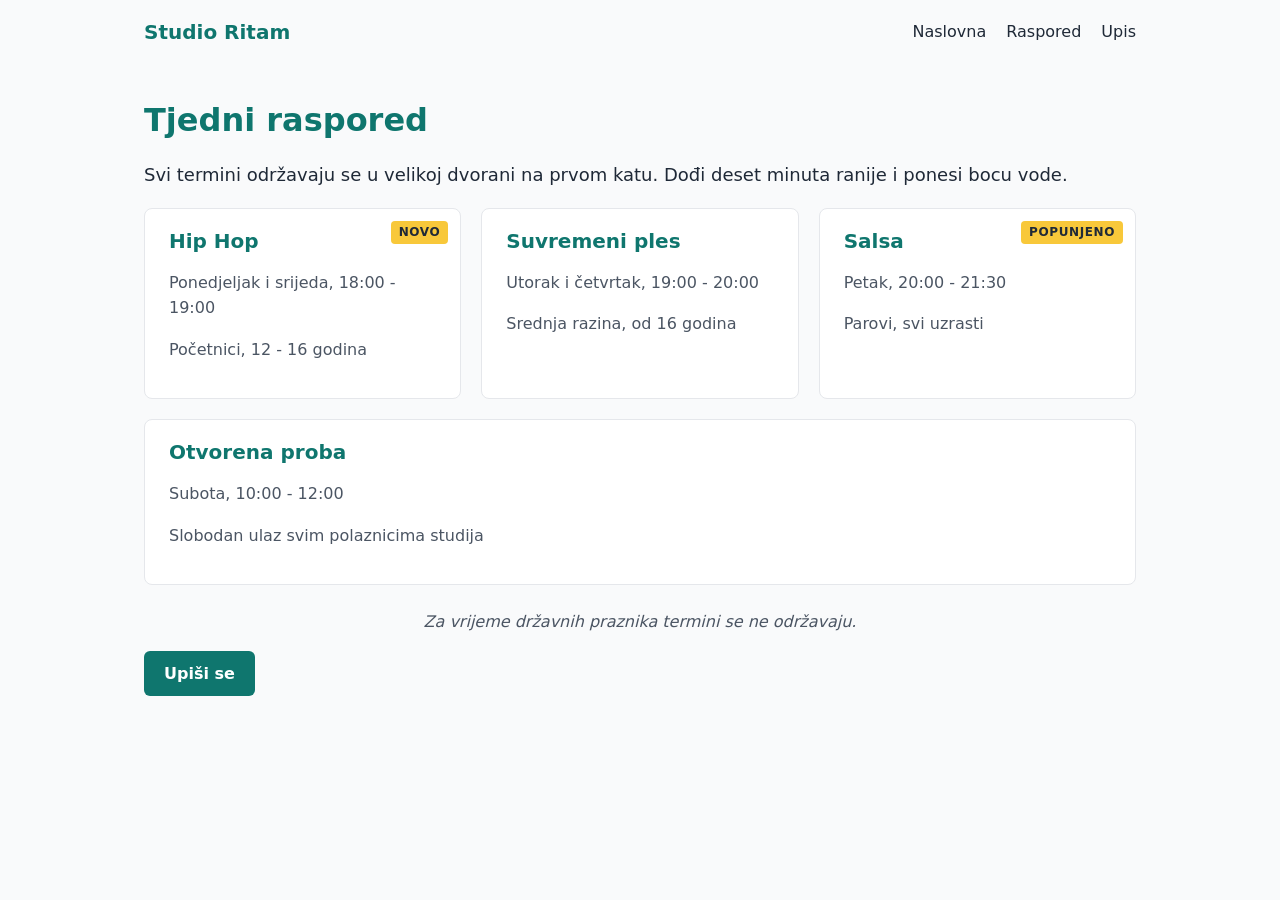
<file: schedule.html>
<!DOCTYPE html>
<html lang="hr">
<head>
  <meta charset="UTF-8">
  <meta name="viewport" content="width=device-width, initial-scale=1.0">
  <title>Raspored | Plesni studio Ritam</title>

  <link rel="stylesheet" href="css/style.css">

</head>
<body>

    <header class="site-header">
        <div class="wrapper header-bar">
            <a href="index.html" class="brand">Studio Ritam</a>
            <nav class="site-nav">
                <a href="index.html">Naslovna</a>
                <a href="schedule.html">Raspored</a>
                <a href="enroll.html">Upis</a>
            </nav>
        </div>
    </header>

    <main class="wrapper">
        <h1>Tjedni raspored</h1>
        <p class="intro">
            Svi termini održavaju se u velikoj dvorani na prvom katu.
            Dođi deset minuta ranije i ponesi bocu vode.
        </p>

        <div class="grid">
            <article class="card">
                <span class="badge">NOVO</span>
                <h2>Hip Hop</h2>
                <p>Ponedjeljak i srijeda, 18:00 - 19:00</p>
                <p>Početnici, 12 - 16 godina</p>
            </article>

            <article class="card">
                <h2>Suvremeni ples</h2>
                <p>Utorak i četvrtak, 19:00 - 20:00</p>
                <p>Srednja razina, od 16 godina</p>
            </article>

            <article class="card">
                <span class="badge">POPUNJENO</span>
                <h2>Salsa</h2>
                <p>Petak, 20:00 - 21:30</p>
                <p>Parovi, svi uzrasti</p>
            </article>

            <article class="card">
                <h2>Otvorena proba</h2>
                <p>Subota, 10:00 - 12:00</p>
                <p>Slobodan ulaz svim polaznicima studija</p>
            </article>
        </div>

        <p id="note">Za vrijeme državnih praznika termini se ne održavaju.</p>

        <a href="enroll.html" class="button">Upiši se</a>
    </main>

</body>
</html>
</file>
<file: css/style.css>
*{
    box-sizing:border-box;
}

body{
    margin: 0;
    font-family: system-ui, Arial, sans-serif;
    font-size: 16px;
    line-height: 1.6;
    color: #1f2937;
    background-color: #f9fafb; 
}

h1, h2{
    color: #0f766e;
    line-height: 1.2;
}

h2{
    font-size: 2rem;
}

p{
    color: #4b5563;
}

.intro{
    font-size: 1.125rem;
    color: #1f2937;
}

#note{
    font-style: italic;
    text-align: center;
}

.wrapper{
    width: 100%;
    max-width: 1024px;
    margin: 0 auto;
    padding: 16px;
}

.card{
    padding: 20px 24px;
    background-color: white;
    border: 1px solid rgb(229, 231, 235);
    border-radius: 8px;
}

.card h2{
    margin-top: 0;
    font-size: 1.25rem;
}

.button{
    display: inline-block;
    padding: 10px 20px;
    background-color: #0f766e;
    color: white;
    font-weight: 600;
    text-decoration: none;
    border-radius: 6px;
}

.side-header{
    background-color: white;
    border-bottom: 1px solid rgb(229, 231, 235);
}

.header-bar{
    display: flex; 
    flex-wrap: wrap;
    justify-content: space-between; 
    align-items: center;
    gap: 8px 20px;
}

.brand{
    font-size: 1.25rem;
    font-weight: 700;
    color: #0f766e;
    text-decoration: none;
}

.site-nav{
    display: flex;
    gap: 20px;
}

.site-nav a{
    color: #1f2937;
    text-decoration: none;
}

.site-nav a:hover{
    color: #0f766e;
    text-decoration: underline;
}

.grid{
    display: flex;
    flex-wrap: wrap;
    gap: 20px;
    margin-bottom: 24px;
}

.grid .card{
    flex: 1 1 260px;
}

.card{
    position: relative;
}

.badge{
    position: absolute; 
    top: 12px;
    right: 12px;
    padding: 2px 8px;
    font-size: 0.75rem;
    font-weight: 700;
    letter-spacing: 0.05em;
    background-color: hsl(45, 93%, 60%);
    border-radius: 4px;
}

.sticky-header{
    position: sticky;
    top: 0;
    z-index: 10;
}
</file>
